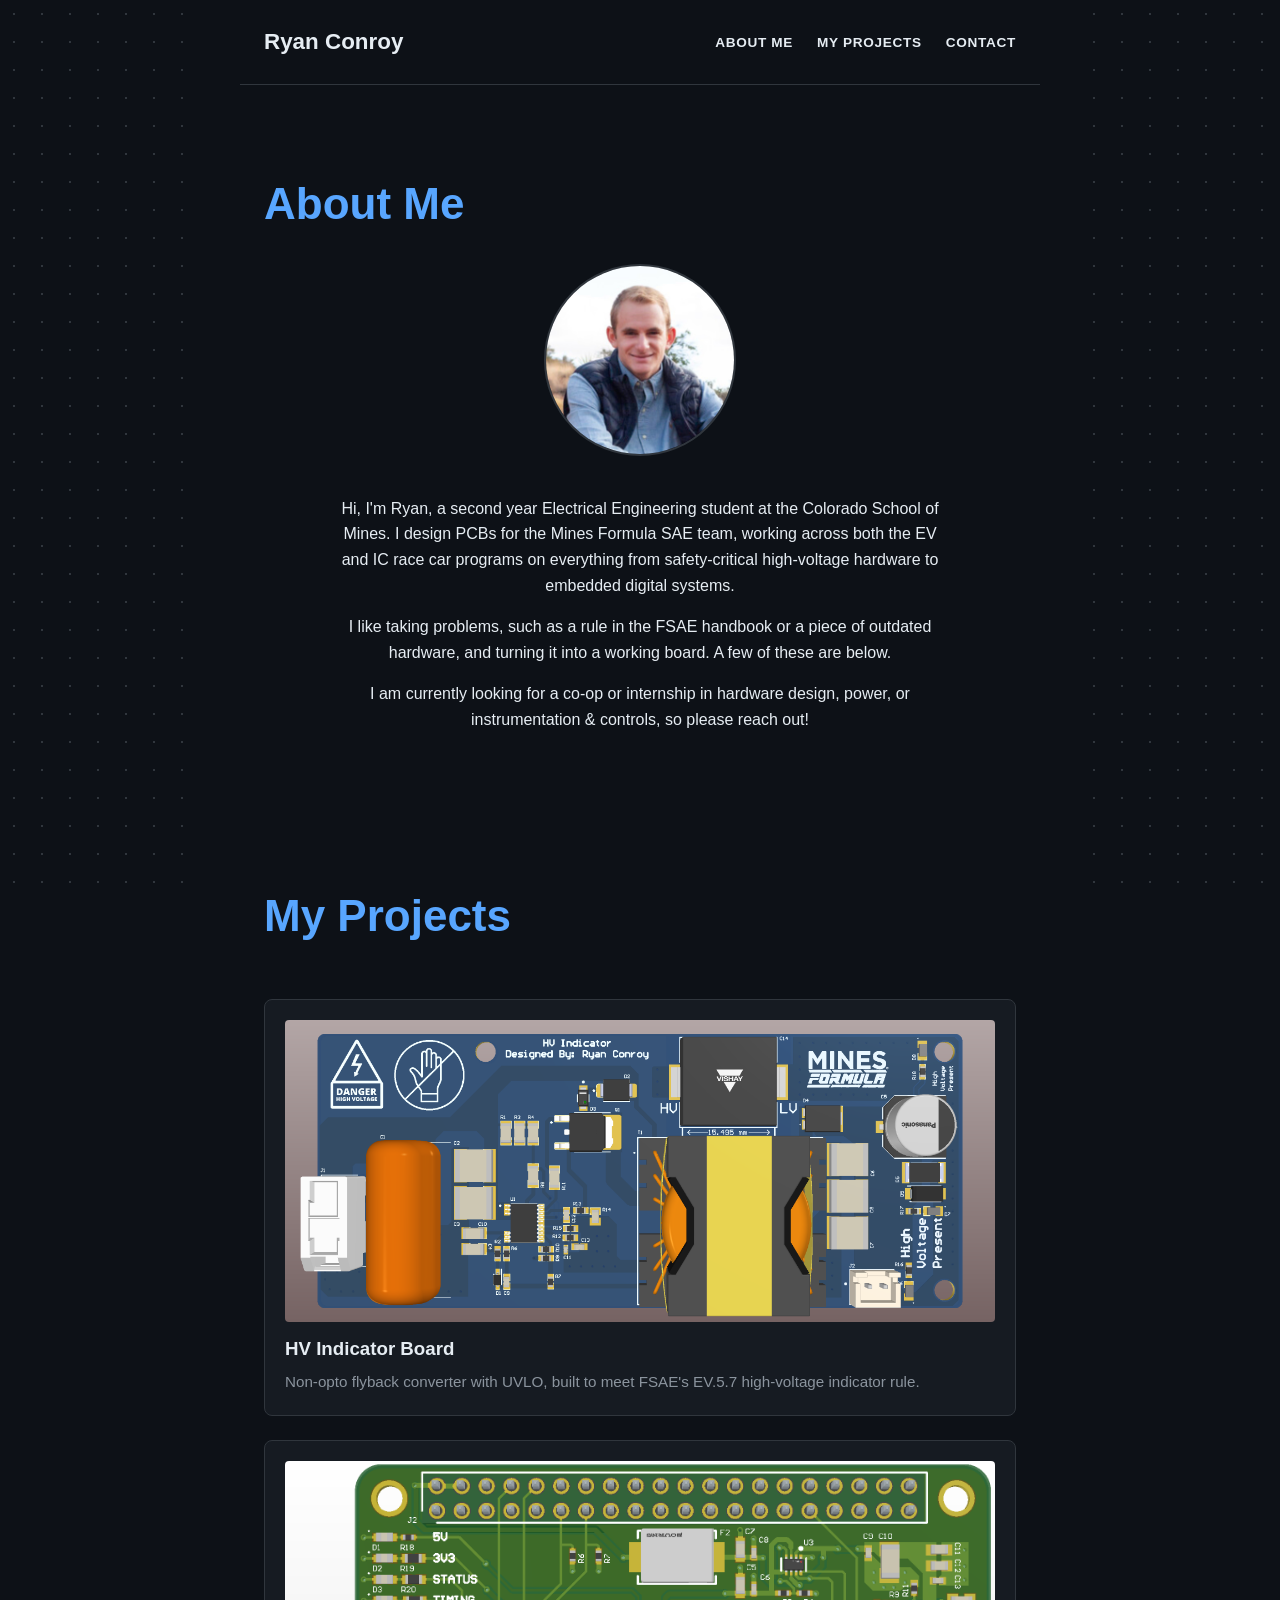
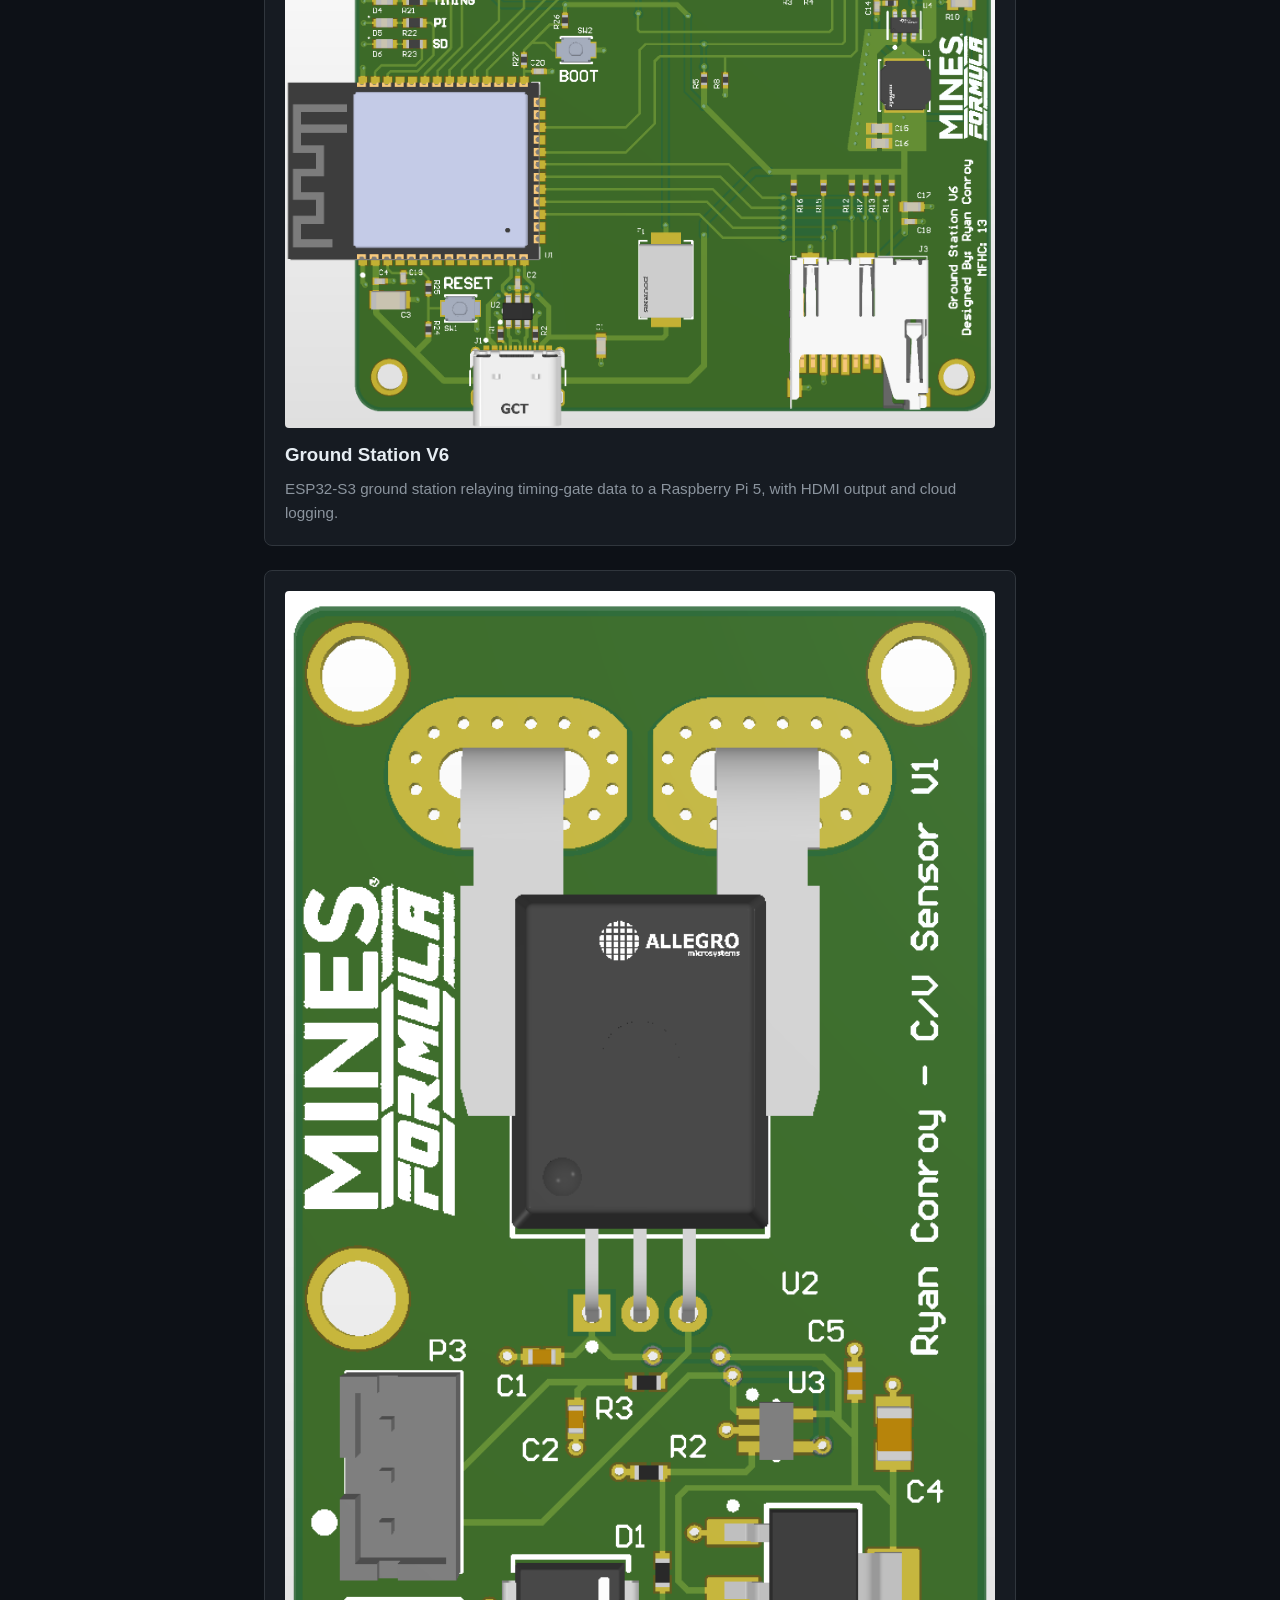
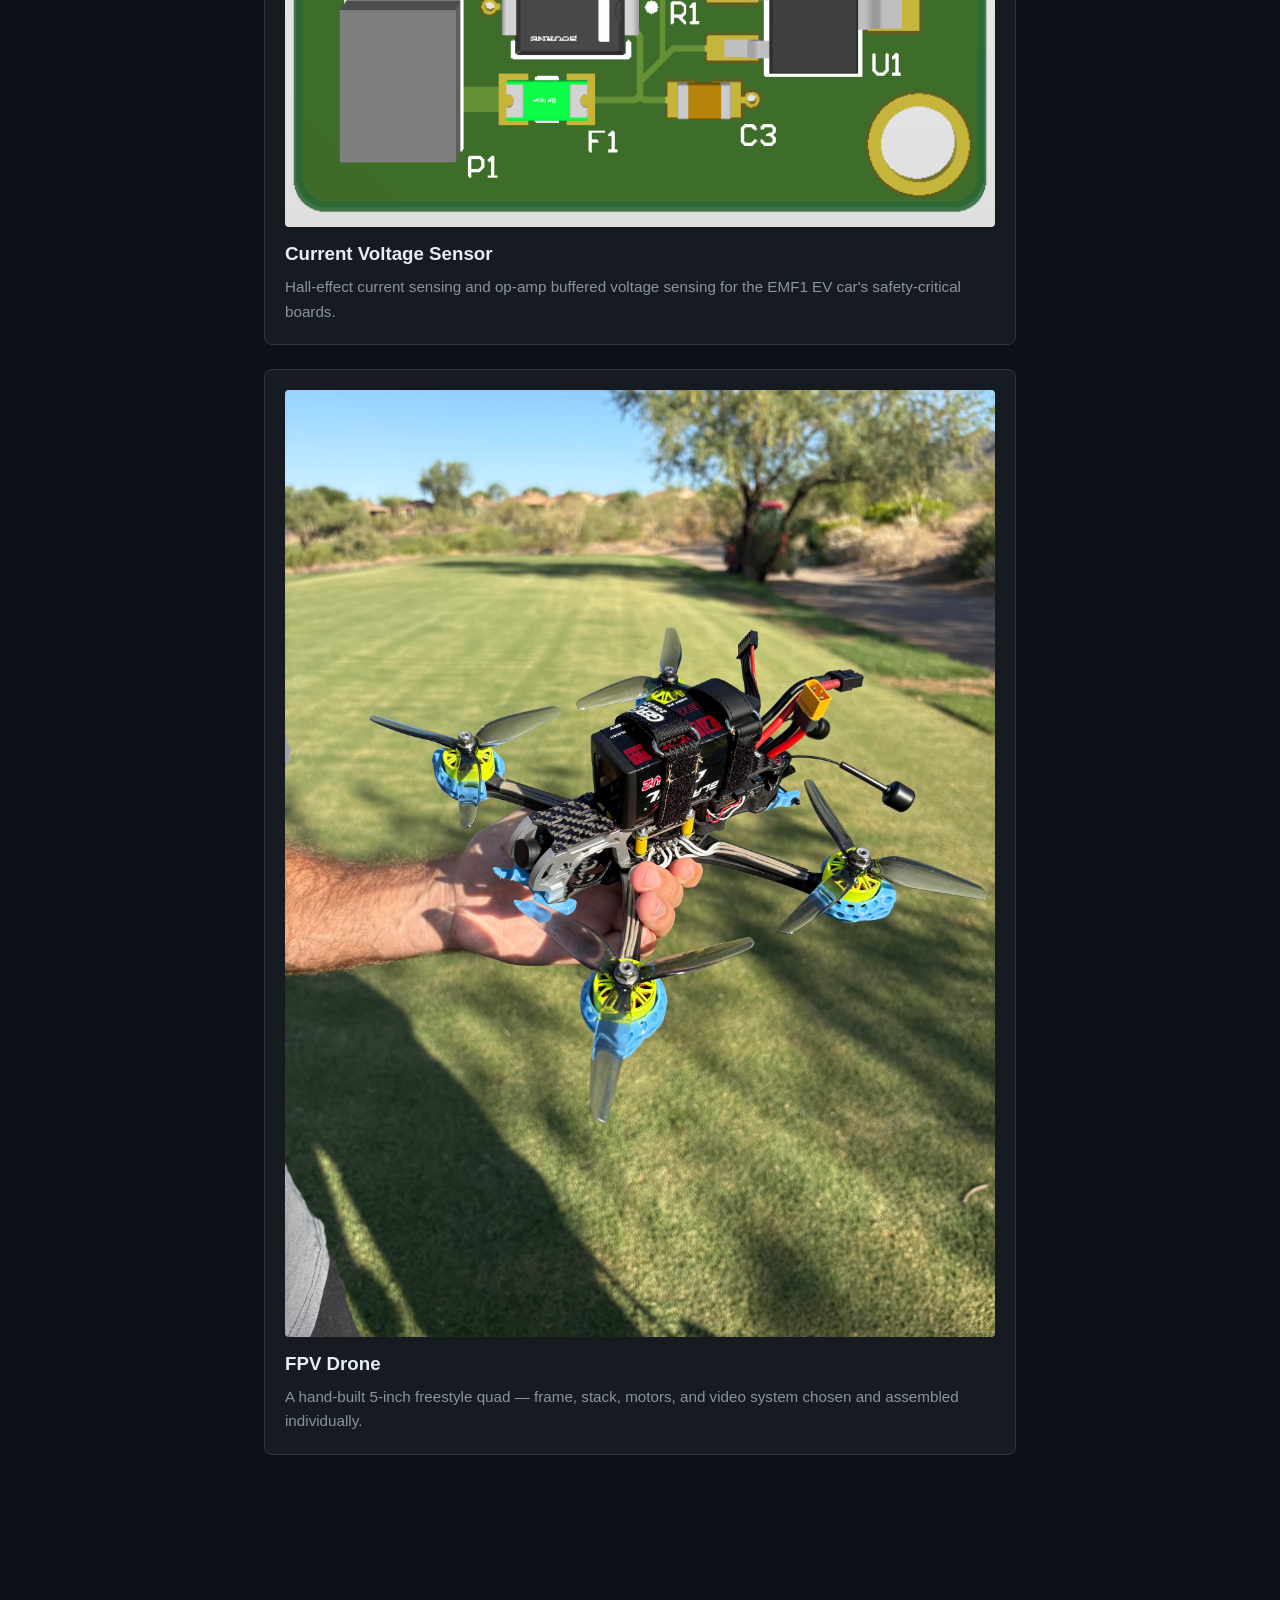
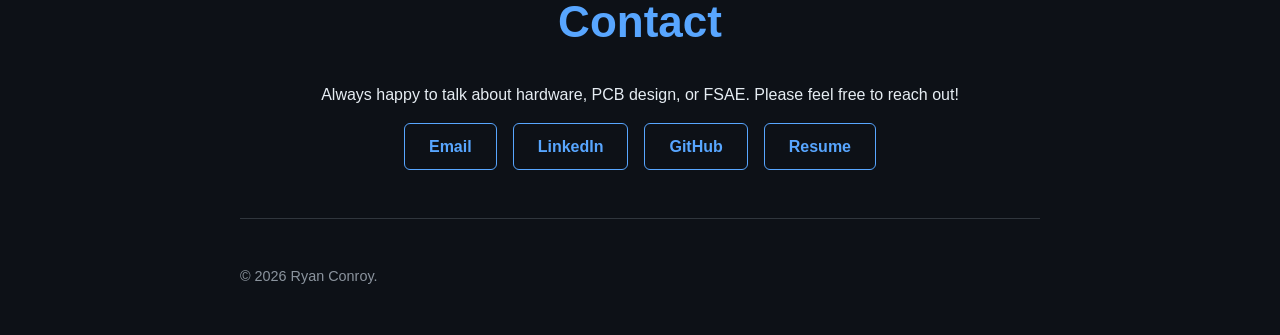
<file: index.html>
<!DOCTYPE html>
<html lang="en">

<head>
  <meta charset="UTF-8">
  <meta name="viewport" content="width=device-width, initial-scale=1.0">
  <title>Ryan Conroy — Electrical Engineering Portfolio</title>
  <link rel="stylesheet" href="style.css">
</head>

<body>

  <header>
    <h1><a href="index.html">Ryan Conroy</a></h1>
    <nav>
      <ul>
        <li><a href="#about">About Me</a></li>
        <li><a href="#projects">My Projects</a></li>
        <li><a href="#contact">Contact</a></li>
      </ul>
    </nav>
  </header>

  <main>

    <section id="about">
      <h2>About Me</h2>
      <div class="about-content">
        <img src="img/RyanHeadshot.jpg" alt="Ryan Conroy" class="headshot">
        <div>
          <p>Hi, I'm Ryan, a second year Electrical Engineering student at the Colorado School of Mines. I design PCBs
            for the Mines Formula SAE team, working across both the EV and IC race car programs on everything from
            safety-critical high-voltage hardware to embedded digital systems.</p>
          <p>I like taking problems, such as a rule in the FSAE handbook or a piece of outdated hardware, and turning it
            into a working board. A few of these are below.</p>
          <p>I am currently looking for a co-op or internship in hardware design, power, or instrumentation & controls, so please reach out!</p>
        </div>
      </div>
    </section>

    <section id="projects">
      <h2>My Projects</h2>

      <a class="project-card" href="projects/hv-indicator.html">
        <img src="img/EV_Voltage_Indicator_3D.png" alt="HV Indicator Board schematic">
        <h3>HV Indicator Board</h3>
        <p>Non-opto flyback converter with UVLO, built to meet FSAE's EV.5.7 high-voltage indicator rule.</p>
      </a>

      <a class="project-card" href="projects/ground-station.html">
        <img src="img/Ground_Station_V6_3D.png" alt="Ground Station V6 PCB">
        <h3>Ground Station V6</h3>
        <p>ESP32-S3 ground station relaying timing-gate data to a Raspberry Pi 5, with HDMI output and cloud logging.
        </p>
      </a>

      <a class="project-card" href="projects/current-voltage-sensor.html">
        <img src="img/Current_Voltage_Sensor_3D.png" alt="Current Voltage Sensor PCB">
        <h3>Current Voltage Sensor</h3>
        <p>Hall-effect current sensing and op-amp buffered voltage sensing for the EMF1 EV car's safety-critical boards.
        </p>
      </a>

      <a class="project-card" href="projects/fpv-drone.html">
        <img src="img/Drone_Main.jpg" alt="Custom FPV Drone">
        <h3>FPV Drone</h3>
        <p>A hand-built 5-inch freestyle quad — frame, stack, motors, and video system chosen and assembled
          individually.</p>
      </a>

    </section>

    <section id="contact">
      <h2>Contact</h2>
      <p>Always happy to talk about hardware, PCB design, or FSAE. Please feel free to reach out!</p>
      <div class="contact-links">
        <a href="mailto:RyanJConroy@outlook.com" class="contact-btn">Email</a>
        <a href="https://www.linkedin.com/in/ryanjconroy/" class="contact-btn">LinkedIn</a>
        <a href="https://github.com/ItsRyanConroy" class="contact-btn">GitHub</a>
        <a href="Ryan_Conroy_Resume.pdf" class="contact-btn" target="_blank" rel="noopener">Resume</a>
      </div>
    </section>

  </main>

  <footer>
    <p>&copy; 2026 Ryan Conroy.</p>
  </footer>

</body>

</html>
</file>
<file: style.css>
:root {
  --bg: #0d1117;
  --bg-alt: #161b22;
  --text: #e6edf3;
  --text-dim: #8b949e;
  --accent: #58a6ff;
  --border: #30363d;
}

* {
    box-sizing: border-box;
}

body {
    margin: 0;
    font-family: -apple-system, "Segoe UI", Roboto, Helvetica, Arial, sans-serif;
    line-height: 1.6;
    background: var(--bg);
    color: var(--text);
}

body::before,
body::after {
  content: "";
  position: fixed;
  top: 0;
  bottom: 0;
  width: 200px;
  background-image: radial-gradient(var(--border) 1.5px, transparent 1.5px);
  background-size: 28px 28px;
  z-index: -1;
  display: none;
}

body::before { left: 0; }
body::after { right: 0; }

@media (min-width: 1200px) {
  body::before,
  body::after {
    display: block;
  }
}

a {
    color: var(--accent);
    transition: color 0.15s ease;
}

a:focus-visible,
button:focus-visible {
    outline: 2px solid var(--accent);
    outline-offset: 2px;
}

header,
main,
footer {
    max-width: 800px;
    margin: 0 auto;
    padding: 0 1.5rem;
    position: relative;
}

header {
    display: flex;
    justify-content: space-between;
    align-items: center;
    padding-top: 1.5rem;
    padding-bottom: 1.5rem;
    border-bottom: 1px solid var(--border);
}

header h1 {
    margin: 0;
    font-size: 1.4rem;
}

header h1 a {
    color: var(--text);
    text-decoration: none;
}

nav ul {
    list-style: none;
    display: flex;
    gap: 1.5rem;
    margin: 0;
    padding: 0;
}

nav a {
    text-decoration: none;
    color: var(--text);
    text-transform: uppercase;
    letter-spacing: 0.05em;
    font-size: 0.85rem;
    font-weight: 600;
}

nav a:hover {
    color: var(--accent);
}

#projects {
    display: grid;
    grid-template-columns: 1fr;
    gap: 1.5rem;
}

#projects h2 {
    grid-column: 1 / -1;
}

.project-card {
    display: block;
    background: var(--bg-alt);
    border: 1px solid var(--border);
    border-radius: 8px;
    padding: 1.25rem;
    text-decoration: none;
    color: var(--text);
    transition: transform 0.15s ease, box-shadow 0.15s ease;
}

.project-card:hover {
    transform: translateY(-3px);
    box-shadow: 0 8px 20px rgba(0, 0, 0, 0.35);
}

.project-card h3 {
    margin: 0.75rem 0 0.4rem;
    color: var(--text);
}

.project-card p {
    margin: 0;
    color: var(--text-dim);
    font-size: 0.95rem;
}

.project-card img {
    width: 100%;
    height: auto;
    border-radius: 4px;
    display: block;
}

.back-link {
    display: inline-block;
    margin-bottom: 1.5rem;
    font-size: 0.9rem;
}

section {
  padding: 3rem 0;
}

section h2 {
  margin-bottom: 1.5rem;
  color: var(--accent);
  font-size: 2.75rem;
}

.about-content {
  display: flex;
  flex-direction: column;
  align-items: center;
  text-align: center;
  gap: 1.5rem;
}

.about-content > div {
  max-width: 600px;
}

.headshot {
  width: 192px;
  height: 192px;
  border-radius: 50%;
  object-fit: cover;
  border: 2px solid var(--border);
}

@media (max-width: 600px) {
  .about-content {
    flex-direction: column;
    align-items: center;
    text-align: center;
  }
}

article h1 {
  margin-bottom: 0.5rem;
}

article p {
  margin: 0.75rem 0;
}

article ul {
  margin: 0.75rem 0;
  padding-left: 1.25rem;
}

article li {
  margin-bottom: 0.4rem;
}

article img {
  width: 100%;
  height: auto;
  border-radius: 4px;
  margin-top: 0.75rem;
}

footer {
  padding: 2rem 0;
  border-top: 1px solid var(--border);
  color: var(--text-dim);
  font-size: 0.9rem;
}

.zoomable {
  cursor: pointer;
  transition: opacity 0.15s ease;
}

.zoomable:hover {
  opacity: 0.85;
}

#image-modal {
  border: none;
  border-radius: 8px;
  padding: 0;
  background: var(--bg-alt);
  max-width: 90vw;
  max-height: 90vh;
}

#image-modal::backdrop {
  background: rgba(0, 0, 0, 0.7);
}

#image-modal img {
  display: block;
  max-width: 90vw;
  max-height: 85vh;
}

#modal-close {
  position: absolute;
  top: 0.5rem;
  right: 0.75rem;
  background: none;
  border: none;
  color: var(--text);
  font-size: 1.5rem;
  cursor: pointer;
  line-height: 1;
}

#contact {
  text-align: center;
}

.contact-links {
  display: flex;
  justify-content: center;
  flex-wrap: wrap;
  gap: 1rem;
  margin-top: 1rem;
}

.contact-btn {
  display: inline-block;
  padding: 0.6rem 1.5rem;
  border: 1px solid var(--accent);
  border-radius: 6px;
  color: var(--accent);
  text-decoration: none;
  font-weight: 600;
  transition: background 0.15s ease, color 0.15s ease;
}

.contact-btn:hover {
  background: var(--accent);
  color: var(--bg);
}

@media (max-width: 600px) {
  header {
    flex-direction: column;
    align-items: flex-start;
    gap: 0.75rem;
  }
}

/* Content sections within an article (writeup pages) —
   overrides the homepage section sizing so inner headings
   don't inherit the 2.75rem hero treatment */
article section {
  padding: 0;
  margin-bottom: 2.5rem;
}

article section h2 {
  font-size: 1.5rem;
  margin-bottom: 0.75rem;
  padding-bottom: 0.4rem;
  border-bottom: 1px solid var(--border);
}

article section h3 {
  color: var(--text);
  font-size: 1.1rem;
  margin: 1.25rem 0 0.4rem;
}

/* Requirements table */
table {
  width: 100%;
  border-collapse: collapse;
  margin: 1rem 0;
  font-size: 0.95rem;
  background: var(--bg-alt);
  border: 1px solid var(--border);
  border-radius: 6px;
  overflow: hidden;
}

thead {
  background: rgba(88, 166, 255, 0.08);
}

th {
  text-align: left;
  padding: 0.7rem 1rem;
  color: var(--accent);
  font-size: 0.8rem;
  text-transform: uppercase;
  letter-spacing: 0.04em;
  border-bottom: 1px solid var(--border);
}

td {
  padding: 0.7rem 1rem;
  border-bottom: 1px solid var(--border);
  color: var(--text);
}

tbody tr:last-child td {
  border-bottom: none;
}

tbody tr:hover {
  background: rgba(255, 255, 255, 0.03);
}

/* Status badges */
.status {
  display: inline-block;
  padding: 0.2rem 0.6rem;
  border-radius: 4px;
  font-size: 0.8rem;
  font-weight: 600;
  white-space: nowrap;
}

.status--met {
  color: #56d364;
  background: rgba(86, 211, 100, 0.12);
}

.status--removed {
  color: #e3b341;
  background: rgba(227, 179, 65, 0.12);
}

/* Schematic/render figures */
article figure {
  margin: 1.5rem 0;
}

article figcaption {
  margin-top: 0.5rem;
  font-size: 0.85rem;
  color: var(--text-dim);
  text-align: center;
}
</file>
